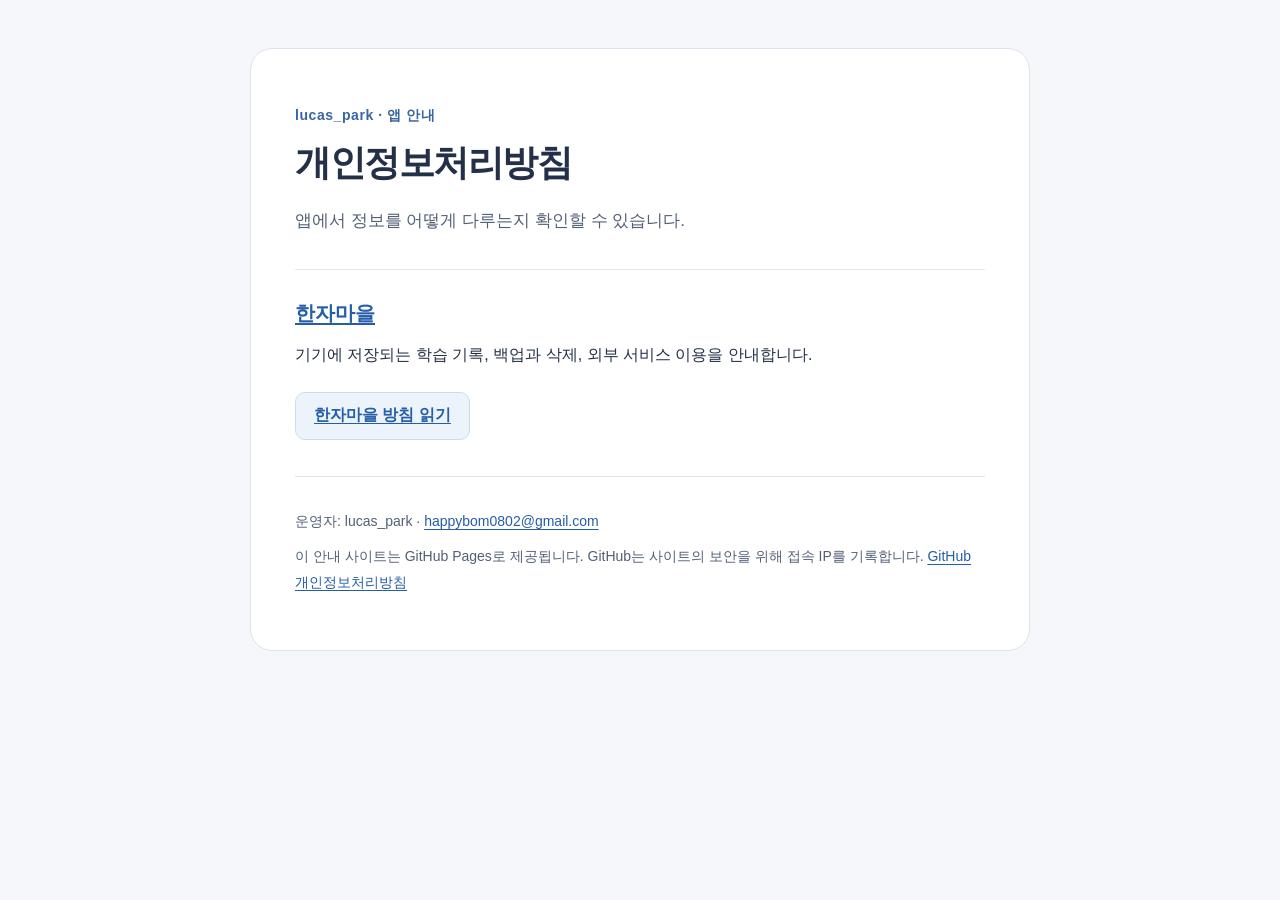
<file: index.html>
<!doctype html>
<html lang="ko">
  <head>
    <meta charset="utf-8" />
    <meta name="viewport" content="width=device-width, initial-scale=1" />
    <meta name="referrer" content="no-referrer" />
    <meta
      http-equiv="Content-Security-Policy"
      content="default-src 'none'; style-src 'self'; base-uri 'none'; form-action 'none'"
    />
    <meta
      name="description"
      content="lucas_park가 운영하는 앱의 개인정보처리방침과 문의 안내입니다."
    />
    <title>앱 개인정보처리방침 · lucas_park</title>
    <link rel="stylesheet" href="site.css" />
  </head>
  <body>
    <main class="document">
      <p class="eyebrow">lucas_park · 앱 안내</p>
      <h1>개인정보처리방침</h1>
      <p class="lead">앱에서 정보를 어떻게 다루는지 확인할 수 있습니다.</p>
      <section>
        <h2><a href="study-han/">한자마을</a></h2>
        <p>
          기기에 저장되는 학습 기록, 백업과 삭제, 외부 서비스 이용을 안내합니다.
        </p>
        <a class="button" href="study-han/">한자마을 방침 읽기</a>
      </section>
      <footer>
        <p>
          운영자: lucas_park ·
          <a href="mailto:happybom0802@gmail.com">happybom0802@gmail.com</a>
        </p>
        <p>
          이 안내 사이트는 GitHub Pages로 제공됩니다. GitHub는 사이트의 보안을
          위해 접속 IP를 기록합니다.
          <a
            href="https://docs.github.com/en/site-policy/privacy-policies/github-general-privacy-statement"
            rel="noreferrer"
            >GitHub 개인정보처리방침</a
          >
        </p>
      </footer>
    </main>
  </body>
</html>
</file>
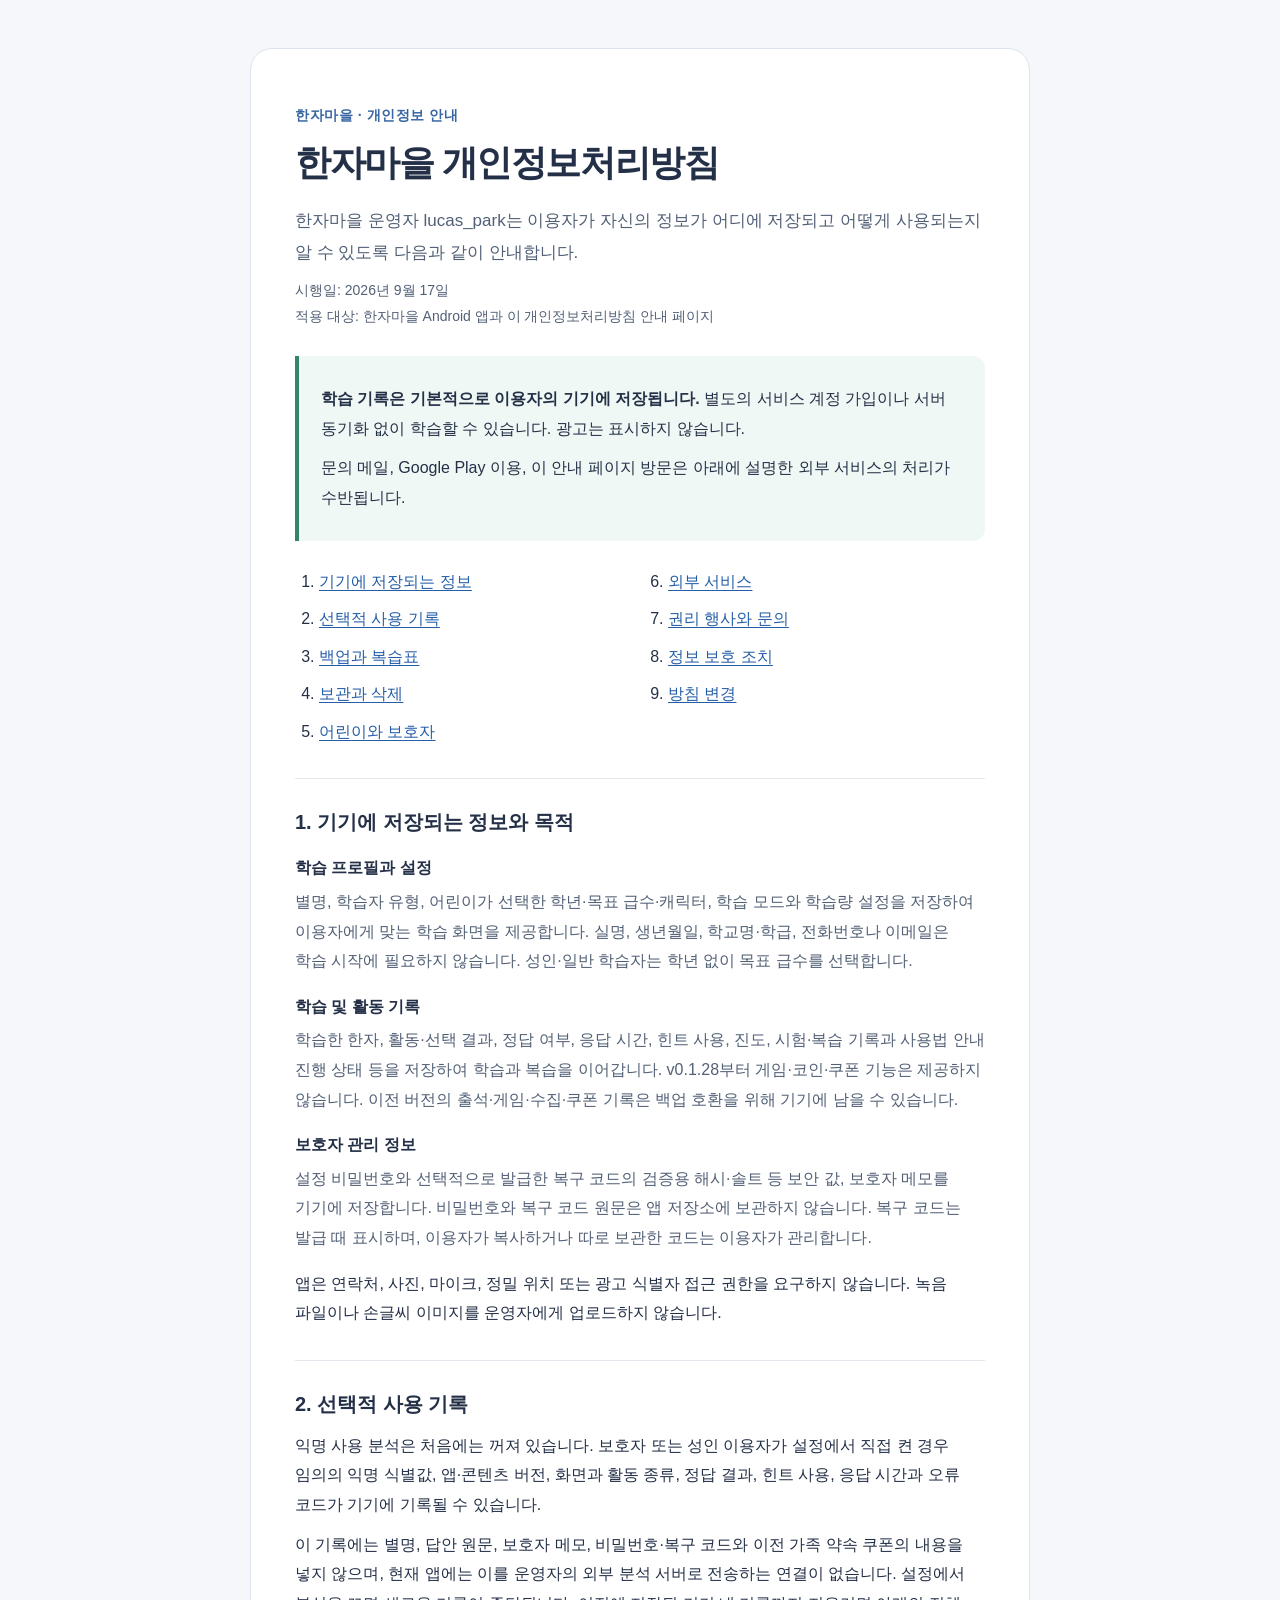
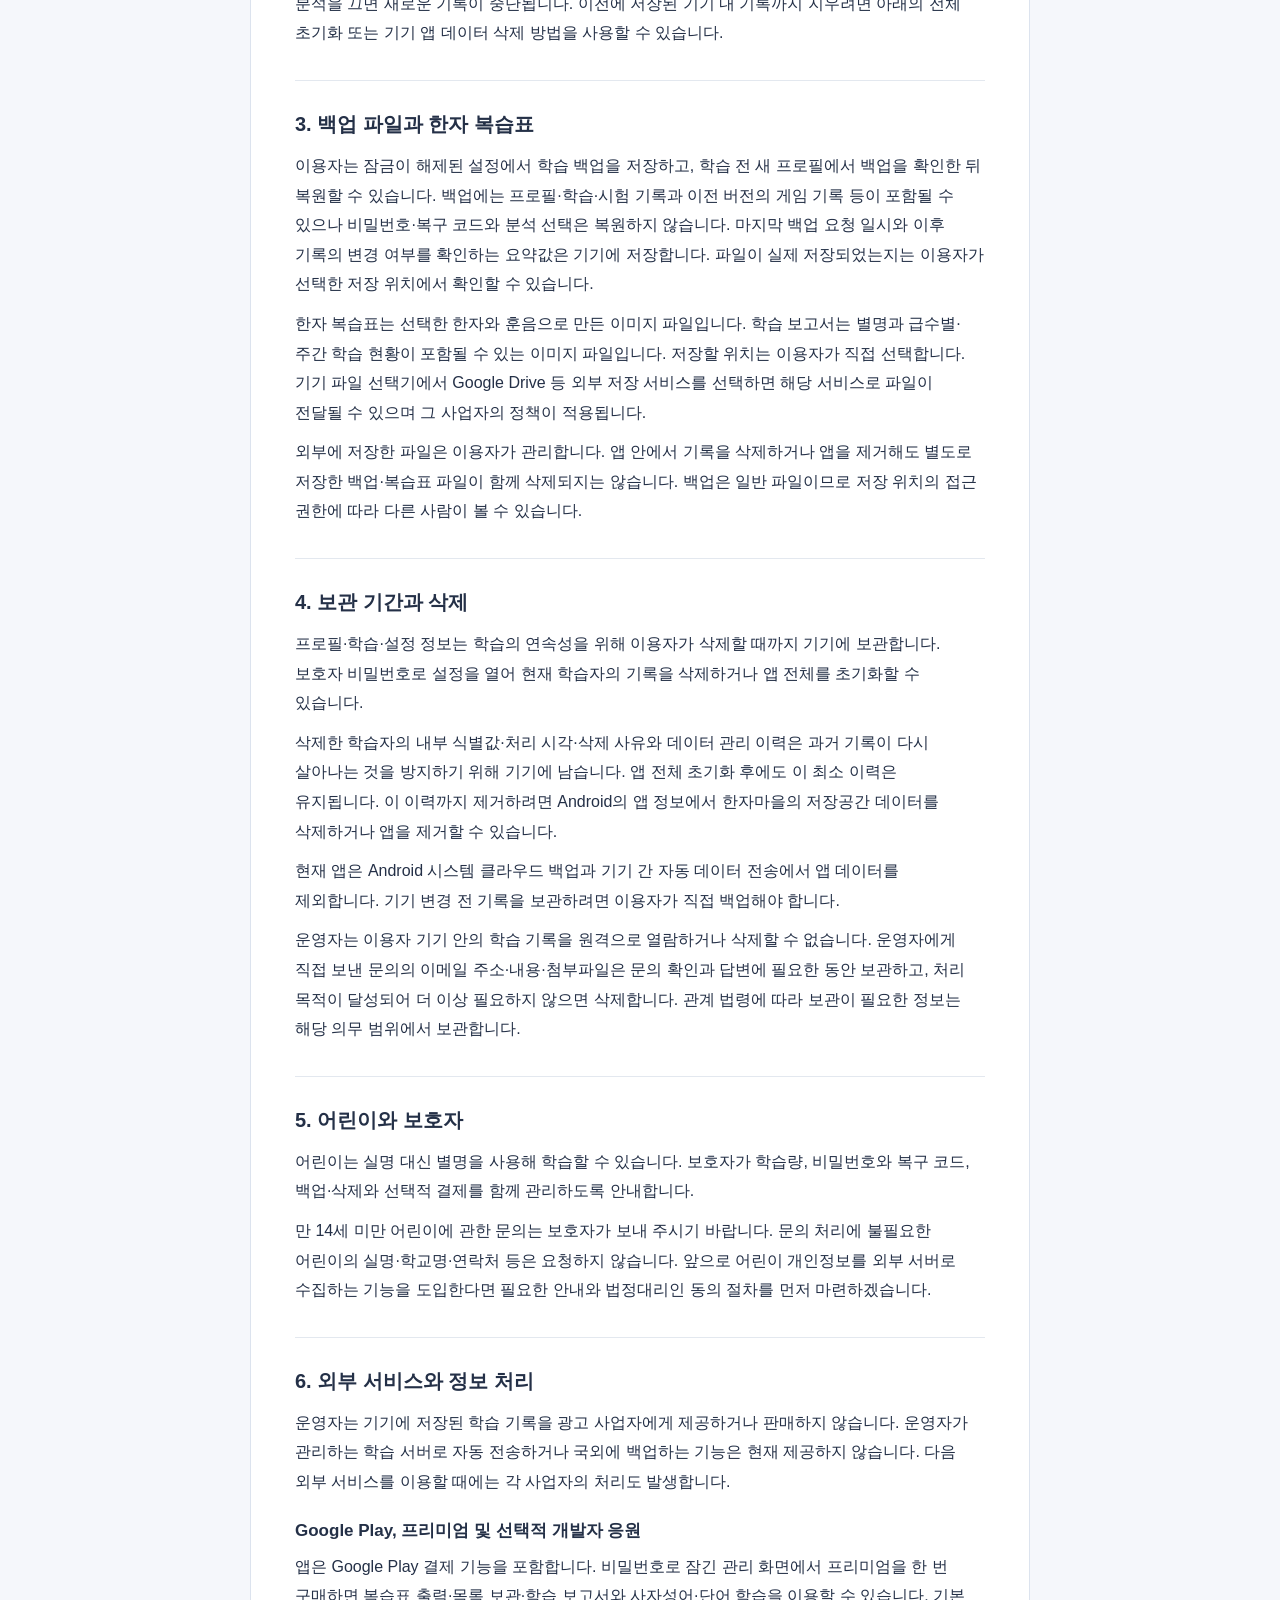
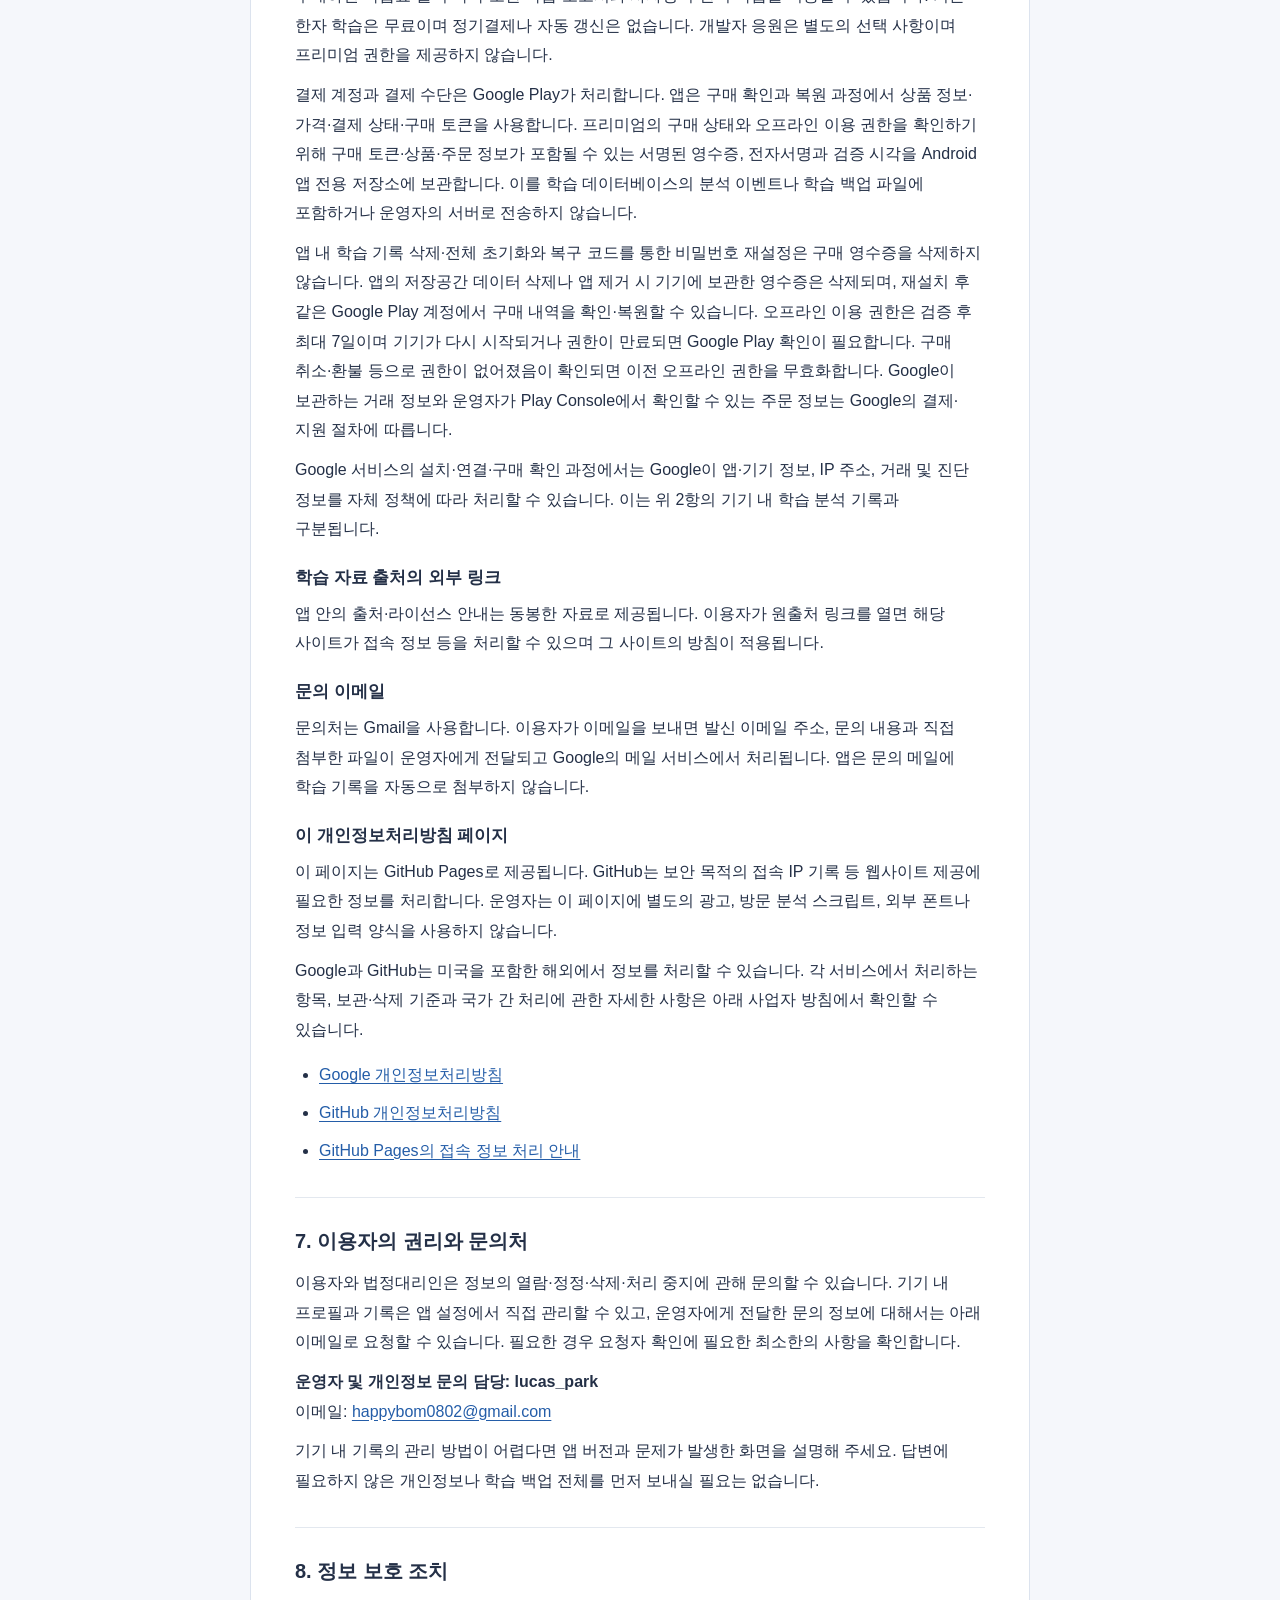
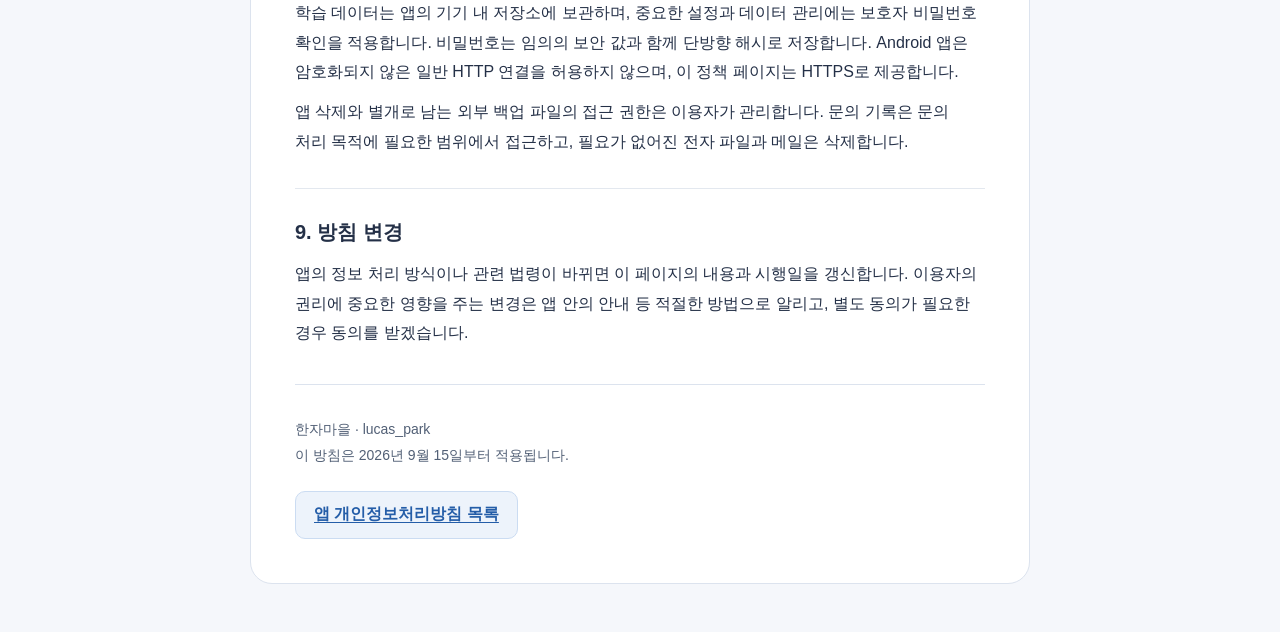
<file: study-han/index.html>
<!doctype html>
<html lang="ko">
  <head>
    <meta charset="utf-8" />
    <meta name="viewport" content="width=device-width, initial-scale=1" />
    <meta name="referrer" content="no-referrer" />
    <meta
      http-equiv="Content-Security-Policy"
      content="default-src 'none'; style-src 'self'; base-uri 'none'; form-action 'none'"
    />
    <meta
      name="description"
      content="한자마을 Android 앱의 개인정보처리방침. 기기 내 학습 기록, 백업과 삭제, 문의 및 외부 서비스 처리 안내."
    />
    <link
      rel="canonical"
      href="https://hoya0802.github.io/app-policies/study-han/"
    />
    <link rel="stylesheet" href="../site.css" />
    <title>한자마을 개인정보처리방침</title>
  </head>
  <body>
    <a class="skip" href="#policy">본문으로 건너뛰기</a>
    <main class="document" id="policy">
      <p class="eyebrow">한자마을 · 개인정보 안내</p>
      <h1>한자마을 개인정보처리방침</h1>
      <p class="lead">
        한자마을 운영자 lucas_park는 이용자가 자신의 정보가 어디에 저장되고
        어떻게 사용되는지 알 수 있도록 다음과 같이 안내합니다.
      </p>
      <p class="meta">
        시행일: <time datetime="2026-09-17">2026년 9월 17일</time><br />적용
        대상: 한자마을 Android 앱과 이 개인정보처리방침 안내 페이지
      </p>

      <div class="summary">
        <p>
          <strong>학습 기록은 기본적으로 이용자의 기기에 저장됩니다.</strong>
          별도의 서비스 계정 가입이나 서버 동기화 없이 학습할 수 있습니다.
          광고는 표시하지 않습니다.
        </p>
        <p>
          문의 메일, Google Play 이용, 이 안내 페이지 방문은 아래에 설명한 외부
          서비스의 처리가 수반됩니다.
        </p>
      </div>

      <nav aria-label="개인정보처리방침 목차">
        <ol>
          <li><a href="#local-data">기기에 저장되는 정보</a></li>
          <li><a href="#analytics">선택적 사용 기록</a></li>
          <li><a href="#backup">백업과 복습표</a></li>
          <li><a href="#retention">보관과 삭제</a></li>
          <li><a href="#children">어린이와 보호자</a></li>
          <li><a href="#external">외부 서비스</a></li>
          <li><a href="#requests">권리 행사와 문의</a></li>
          <li><a href="#security">정보 보호 조치</a></li>
          <li><a href="#changes">방침 변경</a></li>
        </ol>
      </nav>

      <section id="local-data">
        <h2>1. 기기에 저장되는 정보와 목적</h2>
        <dl>
          <dt>학습 프로필과 설정</dt>
          <dd>
            별명, 학습자 유형, 어린이가 선택한 학년·목표 급수·캐릭터, 학습
            모드와 학습량 설정을 저장하여 이용자에게 맞는 학습 화면을
            제공합니다. 실명, 생년월일, 학교명·학급, 전화번호나 이메일은 학습
            시작에 필요하지 않습니다. 성인·일반 학습자는 학년 없이 목표 급수를
            선택합니다.
          </dd>
          <dt>학습 및 활동 기록</dt>
          <dd>
            학습한 한자, 활동·선택 결과, 정답 여부, 응답 시간, 힌트 사용, 진도,
            시험·복습 기록과 사용법 안내 진행 상태 등을 저장하여 학습과 복습을
            이어갑니다. v0.1.28부터 게임·코인·쿠폰 기능은 제공하지 않습니다.
            이전 버전의 출석·게임·수집·쿠폰 기록은 백업 호환을 위해 기기에 남을
            수 있습니다.
          </dd>
          <dt>보호자 관리 정보</dt>
          <dd>
            설정 비밀번호와 선택적으로 발급한 복구 코드의 검증용 해시·솔트 등
            보안 값, 보호자 메모를 기기에 저장합니다. 비밀번호와 복구 코드
            원문은 앱 저장소에 보관하지 않습니다. 복구 코드는 발급 때 표시하며,
            이용자가 복사하거나 따로 보관한 코드는 이용자가 관리합니다.
          </dd>
        </dl>
        <p>
          앱은 연락처, 사진, 마이크, 정밀 위치 또는 광고 식별자 접근 권한을
          요구하지 않습니다. 녹음 파일이나 손글씨 이미지를 운영자에게 업로드하지
          않습니다.
        </p>
      </section>

      <section id="analytics">
        <h2>2. 선택적 사용 기록</h2>
        <p>
          익명 사용 분석은 처음에는 꺼져 있습니다. 보호자 또는 성인 이용자가
          설정에서 직접 켠 경우 임의의 익명 식별값, 앱·콘텐츠 버전, 화면과 활동
          종류, 정답 결과, 힌트 사용, 응답 시간과 오류 코드가 기기에 기록될 수
          있습니다.
        </p>
        <p>
          이 기록에는 별명, 답안 원문, 보호자 메모, 비밀번호·복구 코드와 이전
          가족 약속 쿠폰의 내용을 넣지 않으며, 현재 앱에는 이를 운영자의 외부
          분석 서버로 전송하는 연결이 없습니다. 설정에서 분석을 끄면 새로운
          기록이 중단됩니다. 이전에 저장된 기기 내 기록까지 지우려면 아래의 전체
          초기화 또는 기기 앱 데이터 삭제 방법을 사용할 수 있습니다.
        </p>
      </section>

      <section id="backup">
        <h2>3. 백업 파일과 한자 복습표</h2>
        <p>
          이용자는 잠금이 해제된 설정에서 학습 백업을 저장하고, 학습 전 새
          프로필에서 백업을 확인한 뒤 복원할 수 있습니다. 백업에는
          프로필·학습·시험 기록과 이전 버전의 게임 기록 등이 포함될 수 있으나
          비밀번호·복구 코드와 분석 선택은 복원하지 않습니다. 마지막 백업 요청
          일시와 이후 기록의 변경 여부를 확인하는 요약값은 기기에 저장합니다.
          파일이 실제 저장되었는지는 이용자가 선택한 저장 위치에서 확인할 수
          있습니다.
        </p>
        <p>
          한자 복습표는 선택한 한자와 훈음으로 만든 이미지 파일입니다. 학습
          보고서는 별명과 급수별·주간 학습 현황이 포함될 수 있는 이미지
          파일입니다. 저장할 위치는 이용자가 직접 선택합니다. 기기 파일
          선택기에서 Google Drive 등 외부 저장 서비스를 선택하면 해당 서비스로
          파일이 전달될 수 있으며 그 사업자의 정책이 적용됩니다.
        </p>
        <p>
          외부에 저장한 파일은 이용자가 관리합니다. 앱 안에서 기록을 삭제하거나
          앱을 제거해도 별도로 저장한 백업·복습표 파일이 함께 삭제되지는
          않습니다. 백업은 일반 파일이므로 저장 위치의 접근 권한에 따라 다른
          사람이 볼 수 있습니다.
        </p>
      </section>

      <section id="retention">
        <h2>4. 보관 기간과 삭제</h2>
        <p>
          프로필·학습·설정 정보는 학습의 연속성을 위해 이용자가 삭제할 때까지
          기기에 보관합니다. 보호자 비밀번호로 설정을 열어 현재 학습자의 기록을
          삭제하거나 앱 전체를 초기화할 수 있습니다.
        </p>
        <p>
          삭제한 학습자의 내부 식별값·처리 시각·삭제 사유와 데이터 관리 이력은
          과거 기록이 다시 살아나는 것을 방지하기 위해 기기에 남습니다. 앱 전체
          초기화 후에도 이 최소 이력은 유지됩니다. 이 이력까지 제거하려면
          Android의 앱 정보에서 한자마을의 저장공간 데이터를 삭제하거나 앱을
          제거할 수 있습니다.
        </p>
        <p>
          현재 앱은 Android 시스템 클라우드 백업과 기기 간 자동 데이터 전송에서
          앱 데이터를 제외합니다. 기기 변경 전 기록을 보관하려면 이용자가 직접
          백업해야 합니다.
        </p>
        <p>
          운영자는 이용자 기기 안의 학습 기록을 원격으로 열람하거나 삭제할 수
          없습니다. 운영자에게 직접 보낸 문의의 이메일 주소·내용·첨부파일은 문의
          확인과 답변에 필요한 동안 보관하고, 처리 목적이 달성되어 더 이상
          필요하지 않으면 삭제합니다. 관계 법령에 따라 보관이 필요한 정보는 해당
          의무 범위에서 보관합니다.
        </p>
      </section>

      <section id="children">
        <h2>5. 어린이와 보호자</h2>
        <p>
          어린이는 실명 대신 별명을 사용해 학습할 수 있습니다. 보호자가 학습량,
          비밀번호와 복구 코드, 백업·삭제와 선택적 결제를 함께 관리하도록
          안내합니다.
        </p>
        <p>
          만 14세 미만 어린이에 관한 문의는 보호자가 보내 주시기 바랍니다. 문의
          처리에 불필요한 어린이의 실명·학교명·연락처 등은 요청하지 않습니다.
          앞으로 어린이 개인정보를 외부 서버로 수집하는 기능을 도입한다면 필요한
          안내와 법정대리인 동의 절차를 먼저 마련하겠습니다.
        </p>
      </section>

      <section id="external">
        <h2>6. 외부 서비스와 정보 처리</h2>
        <p>
          운영자는 기기에 저장된 학습 기록을 광고 사업자에게 제공하거나 판매하지
          않습니다. 운영자가 관리하는 학습 서버로 자동 전송하거나 국외에
          백업하는 기능은 현재 제공하지 않습니다. 다음 외부 서비스를 이용할
          때에는 각 사업자의 처리도 발생합니다.
        </p>
        <h3>Google Play, 프리미엄 및 선택적 개발자 응원</h3>
        <p>
          앱은 Google Play 결제 기능을 포함합니다. 비밀번호로 잠긴 관리 화면에서
          프리미엄을 한 번 구매하면 복습표 출력·목록 보관·학습 보고서와
          사자성어·단어 학습을 이용할 수 있습니다. 기본 한자 학습은 무료이며
          정기결제나 자동 갱신은 없습니다. 개발자 응원은 별도의 선택 사항이며
          프리미엄 권한을 제공하지 않습니다.
        </p>
        <p>
          결제 계정과 결제 수단은 Google Play가 처리합니다. 앱은 구매 확인과
          복원 과정에서 상품 정보·가격·결제 상태·구매 토큰을 사용합니다.
          프리미엄의 구매 상태와 오프라인 이용 권한을 확인하기 위해 구매
          토큰·상품·주문 정보가 포함될 수 있는 서명된 영수증, 전자서명과 검증
          시각을 Android 앱 전용 저장소에 보관합니다. 이를 학습 데이터베이스의
          분석 이벤트나 학습 백업 파일에 포함하거나 운영자의 서버로 전송하지
          않습니다.
        </p>
        <p>
          앱 내 학습 기록 삭제·전체 초기화와 복구 코드를 통한 비밀번호 재설정은
          구매 영수증을 삭제하지 않습니다. 앱의 저장공간 데이터 삭제나 앱 제거
          시 기기에 보관한 영수증은 삭제되며, 재설치 후 같은 Google Play
          계정에서 구매 내역을 확인·복원할 수 있습니다. 오프라인 이용 권한은
          검증 후 최대 7일이며 기기가 다시 시작되거나 권한이 만료되면 Google
          Play 확인이 필요합니다. 구매 취소·환불 등으로 권한이 없어졌음이
          확인되면 이전 오프라인 권한을 무효화합니다. Google이 보관하는 거래
          정보와 운영자가 Play Console에서 확인할 수 있는 주문 정보는 Google의
          결제·지원 절차에 따릅니다.
        </p>
        <p>
          Google 서비스의 설치·연결·구매 확인 과정에서는 Google이 앱·기기 정보,
          IP 주소, 거래 및 진단 정보를 자체 정책에 따라 처리할 수 있습니다. 이는
          위 2항의 기기 내 학습 분석 기록과 구분됩니다.
        </p>
        <h3>학습 자료 출처의 외부 링크</h3>
        <p>
          앱 안의 출처·라이선스 안내는 동봉한 자료로 제공됩니다. 이용자가 원출처
          링크를 열면 해당 사이트가 접속 정보 등을 처리할 수 있으며 그 사이트의
          방침이 적용됩니다.
        </p>
        <h3>문의 이메일</h3>
        <p>
          문의처는 Gmail을 사용합니다. 이용자가 이메일을 보내면 발신 이메일
          주소, 문의 내용과 직접 첨부한 파일이 운영자에게 전달되고 Google의 메일
          서비스에서 처리됩니다. 앱은 문의 메일에 학습 기록을 자동으로 첨부하지
          않습니다.
        </p>
        <h3>이 개인정보처리방침 페이지</h3>
        <p>
          이 페이지는 GitHub Pages로 제공됩니다. GitHub는 보안 목적의 접속 IP
          기록 등 웹사이트 제공에 필요한 정보를 처리합니다. 운영자는 이 페이지에
          별도의 광고, 방문 분석 스크립트, 외부 폰트나 정보 입력 양식을 사용하지
          않습니다.
        </p>
        <p>
          Google과 GitHub는 미국을 포함한 해외에서 정보를 처리할 수 있습니다. 각
          서비스에서 처리하는 항목, 보관·삭제 기준과 국가 간 처리에 관한 자세한
          사항은 아래 사업자 방침에서 확인할 수 있습니다.
        </p>
        <ul>
          <li>
            <a href="https://policies.google.com/privacy?hl=ko" rel="noreferrer"
              >Google 개인정보처리방침</a
            >
          </li>
          <li>
            <a
              href="https://docs.github.com/en/site-policy/privacy-policies/github-general-privacy-statement"
              rel="noreferrer"
              >GitHub 개인정보처리방침</a
            >
          </li>
          <li>
            <a
              href="https://docs.github.com/en/pages/getting-started-with-github-pages/what-is-github-pages#data-collection"
              rel="noreferrer"
              >GitHub Pages의 접속 정보 처리 안내</a
            >
          </li>
        </ul>
      </section>

      <section id="requests">
        <h2>7. 이용자의 권리와 문의처</h2>
        <p>
          이용자와 법정대리인은 정보의 열람·정정·삭제·처리 중지에 관해 문의할 수
          있습니다. 기기 내 프로필과 기록은 앱 설정에서 직접 관리할 수 있고,
          운영자에게 전달한 문의 정보에 대해서는 아래 이메일로 요청할 수
          있습니다. 필요한 경우 요청자 확인에 필요한 최소한의 사항을 확인합니다.
        </p>
        <p>
          <strong>운영자 및 개인정보 문의 담당: lucas_park</strong><br />이메일:
          <a href="mailto:happybom0802@gmail.com">happybom0802@gmail.com</a>
        </p>
        <p>
          기기 내 기록의 관리 방법이 어렵다면 앱 버전과 문제가 발생한 화면을
          설명해 주세요. 답변에 필요하지 않은 개인정보나 학습 백업 전체를 먼저
          보내실 필요는 없습니다.
        </p>
      </section>

      <section id="security">
        <h2>8. 정보 보호 조치</h2>
        <p>
          학습 데이터는 앱의 기기 내 저장소에 보관하며, 중요한 설정과 데이터
          관리에는 보호자 비밀번호 확인을 적용합니다. 비밀번호는 임의의 보안
          값과 함께 단방향 해시로 저장합니다. Android 앱은 암호화되지 않은 일반
          HTTP 연결을 허용하지 않으며, 이 정책 페이지는 HTTPS로 제공합니다.
        </p>
        <p>
          앱 삭제와 별개로 남는 외부 백업 파일의 접근 권한은 이용자가
          관리합니다. 문의 기록은 문의 처리 목적에 필요한 범위에서 접근하고,
          필요가 없어진 전자 파일과 메일은 삭제합니다.
        </p>
      </section>

      <section id="changes">
        <h2>9. 방침 변경</h2>
        <p>
          앱의 정보 처리 방식이나 관련 법령이 바뀌면 이 페이지의 내용과 시행일을
          갱신합니다. 이용자의 권리에 중요한 영향을 주는 변경은 앱 안의 안내 등
          적절한 방법으로 알리고, 별도 동의가 필요한 경우 동의를 받겠습니다.
        </p>
      </section>

      <footer>
        <p>
          한자마을 · lucas_park<br />이 방침은 2026년 9월 15일부터 적용됩니다.
        </p>
        <a class="button" href="../">앱 개인정보처리방침 목록</a>
      </footer>
    </main>
  </body>
</html>
</file>
<file: site.css>
:root {
  color-scheme: light;
  font-family:
    -apple-system, BlinkMacSystemFont, "Apple SD Gothic Neo", "Noto Sans KR",
    "Malgun Gothic", sans-serif;
  color: #243047;
  background: #f5f7fb;
}
* {
  box-sizing: border-box;
}
body {
  margin: 0;
}
.document {
  width: min(100% - 40px, 780px);
  margin: 48px auto;
  padding: 44px;
  background: #fff;
  border: 1px solid #dce3ee;
  border-radius: 22px;
}
.eyebrow {
  color: #3865a3;
  font-size: 14px;
  font-weight: 700;
  letter-spacing: 0.04em;
}
h1 {
  margin: 10px 0 18px;
  font-size: clamp(26px, 5vw, 36px);
  line-height: 1.35;
  letter-spacing: -0.04em;
}
h2 {
  margin: 0 0 12px;
  font-size: 20px;
  line-height: 1.5;
}
h3 {
  margin: 22px 0 8px;
  font-size: 17px;
}
p,
li,
dt,
dd {
  font-size: 16px;
  line-height: 1.85;
  word-break: keep-all;
  overflow-wrap: anywhere;
}
p {
  margin: 10px 0;
}
a {
  color: #245da8;
  text-underline-offset: 3px;
  overflow-wrap: anywhere;
}
a:focus-visible {
  outline: 3px solid #245da8;
  outline-offset: 5px;
  border-radius: 3px;
}
.lead {
  color: #526076;
  font-size: 17px;
}
.meta {
  color: #526076;
  font-size: 14px;
}
.summary {
  padding: 18px 22px;
  margin: 26px 0;
  background: #f0f8f5;
  border-left: 4px solid #36836b;
  border-radius: 0 12px 12px 0;
}
section {
  margin-top: 32px;
  padding-top: 28px;
  border-top: 1px solid #e3e8ef;
  scroll-margin-top: 20px;
}
ul,
ol {
  padding-left: 24px;
}
li + li {
  margin-top: 8px;
}
dt {
  font-weight: 700;
  margin-top: 16px;
}
dd {
  margin: 4px 0 14px;
  color: #526076;
}
nav {
  margin: 20px 0;
}
nav ol {
  columns: 2;
  column-gap: 32px;
}
nav li {
  break-inside: avoid;
}
.button {
  display: inline-flex;
  align-items: center;
  min-height: 48px;
  padding: 8px 18px;
  margin-top: 12px;
  background: #edf3fb;
  border: 1px solid #cbdcf2;
  border-radius: 10px;
  font-weight: 700;
}
footer {
  margin-top: 36px;
  padding-top: 22px;
  border-top: 1px solid #dce3ee;
  color: #526076;
}
footer p {
  font-size: 14px;
}
.skip {
  position: absolute;
  left: 16px;
  top: -100px;
  background: #fff;
  padding: 12px;
  z-index: 2;
}
.skip:focus {
  top: 12px;
}
@media (max-width: 560px) {
  .document {
    width: min(100% - 24px, 780px);
    margin: 20px auto;
    padding: 26px 20px;
    border-radius: 16px;
  }
  nav ol {
    columns: 1;
  }
  .summary {
    padding: 14px 16px;
  }
  h2 {
    font-size: 19px;
  }
}
@media print {
  :root {
    background: white;
  }
  .document {
    width: 100%;
    max-width: none;
    border: 0;
    padding: 0;
    margin: 0;
  }
  nav,
  .skip,
  .button {
    display: none;
  }
  section {
    break-inside: auto;
  }
  h2,
  h3 {
    break-after: avoid;
  }
}
</file>
